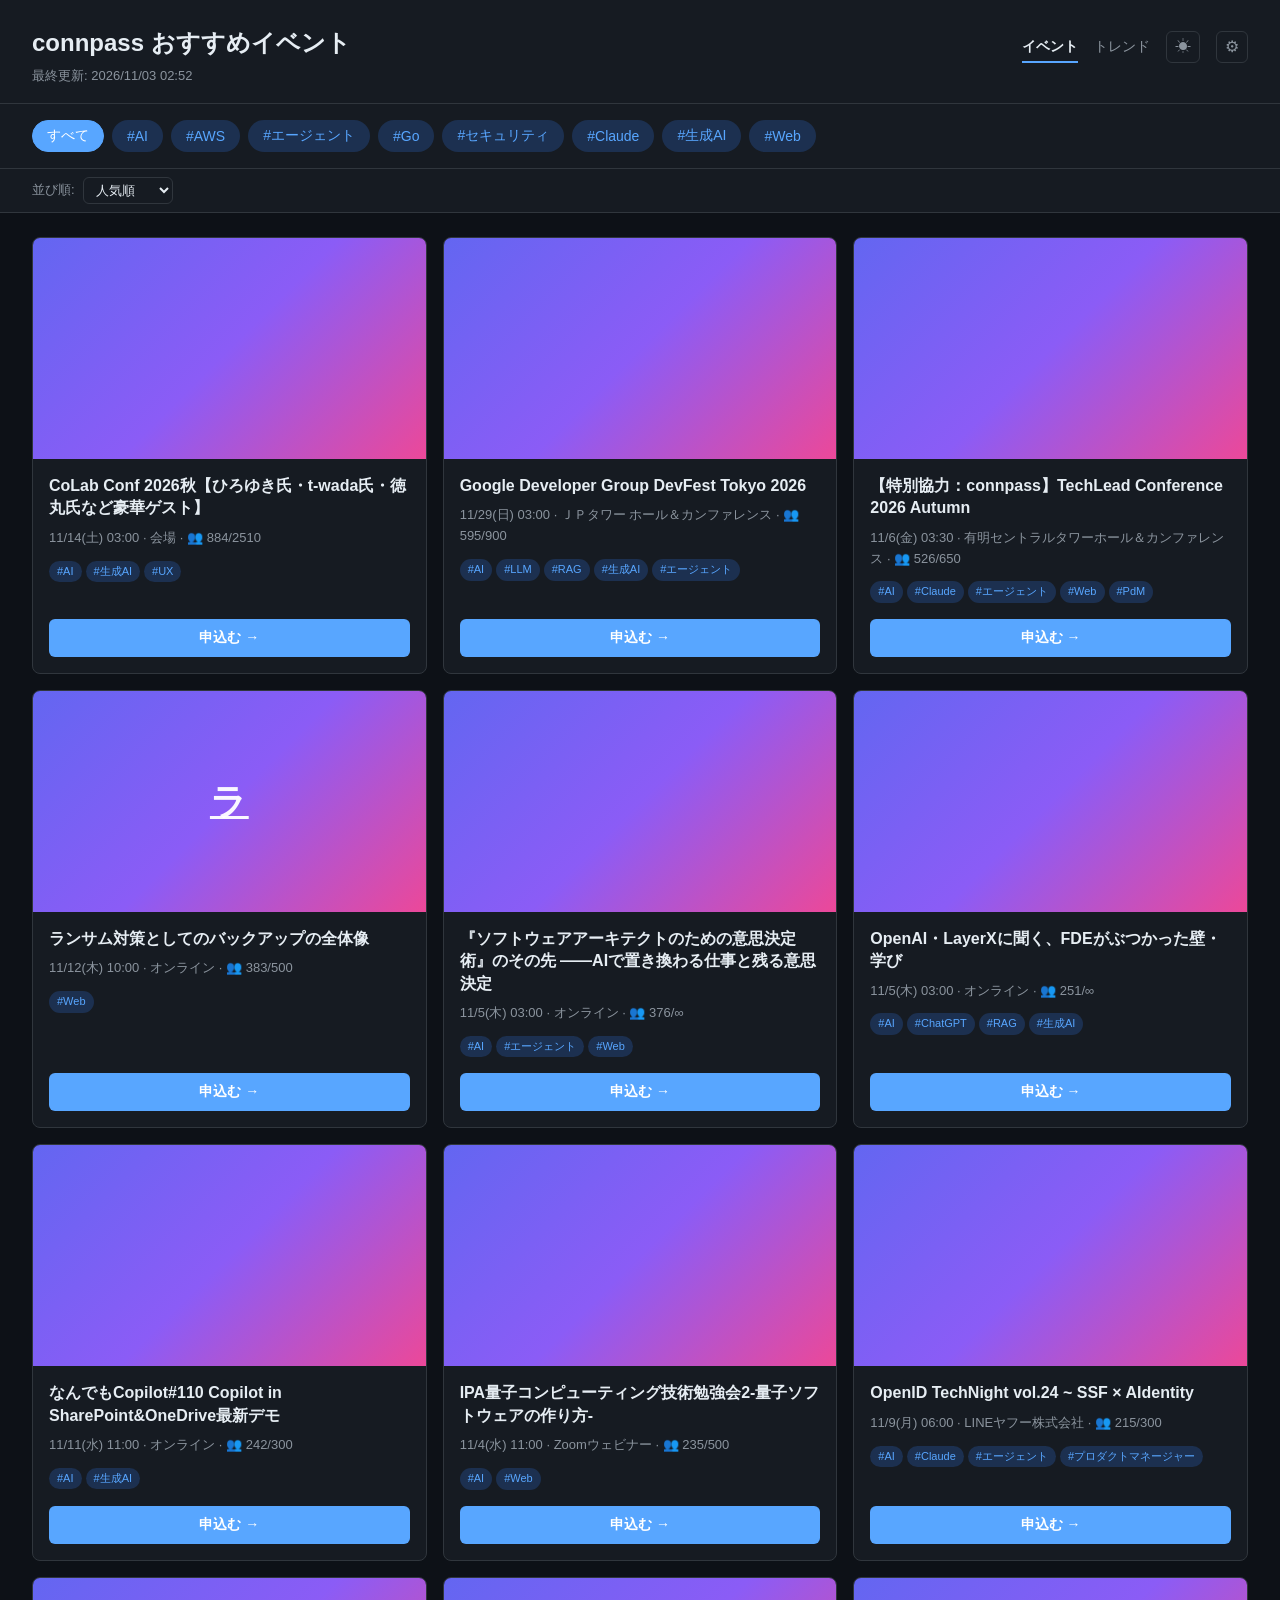
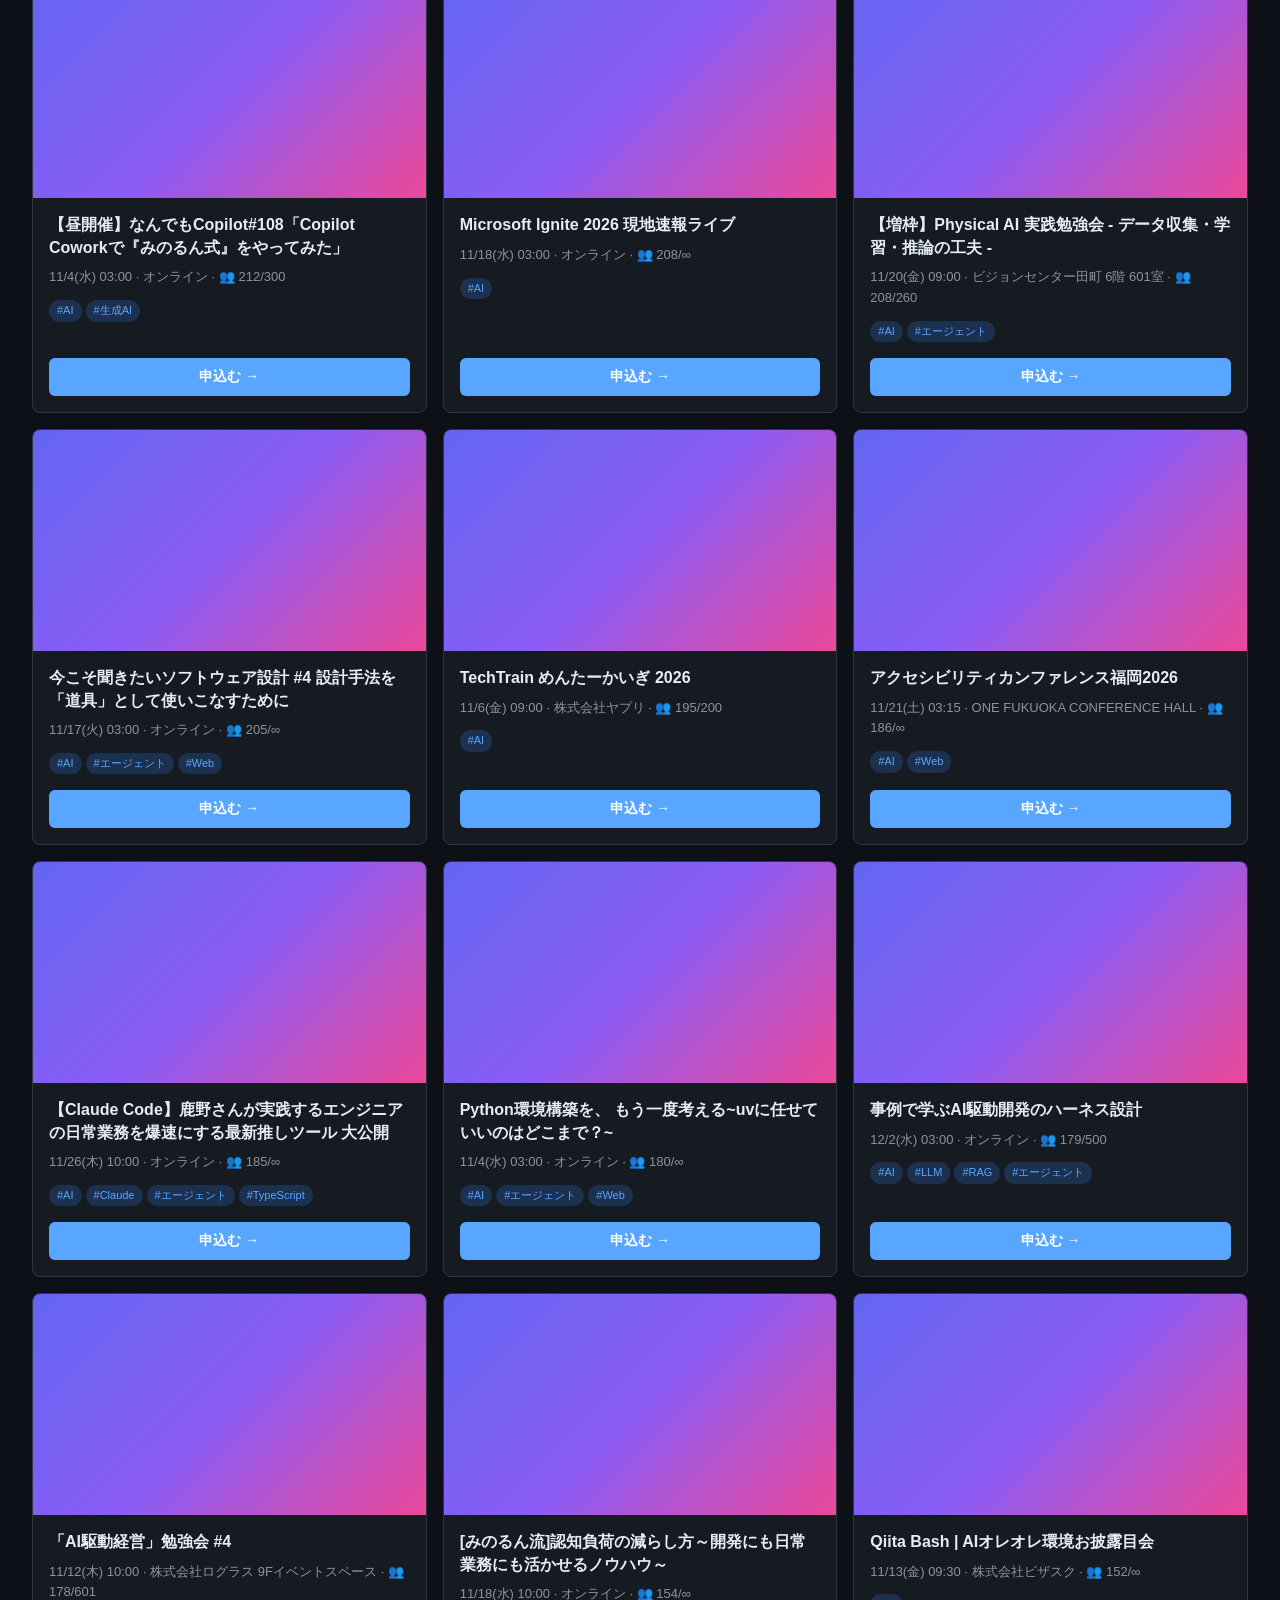
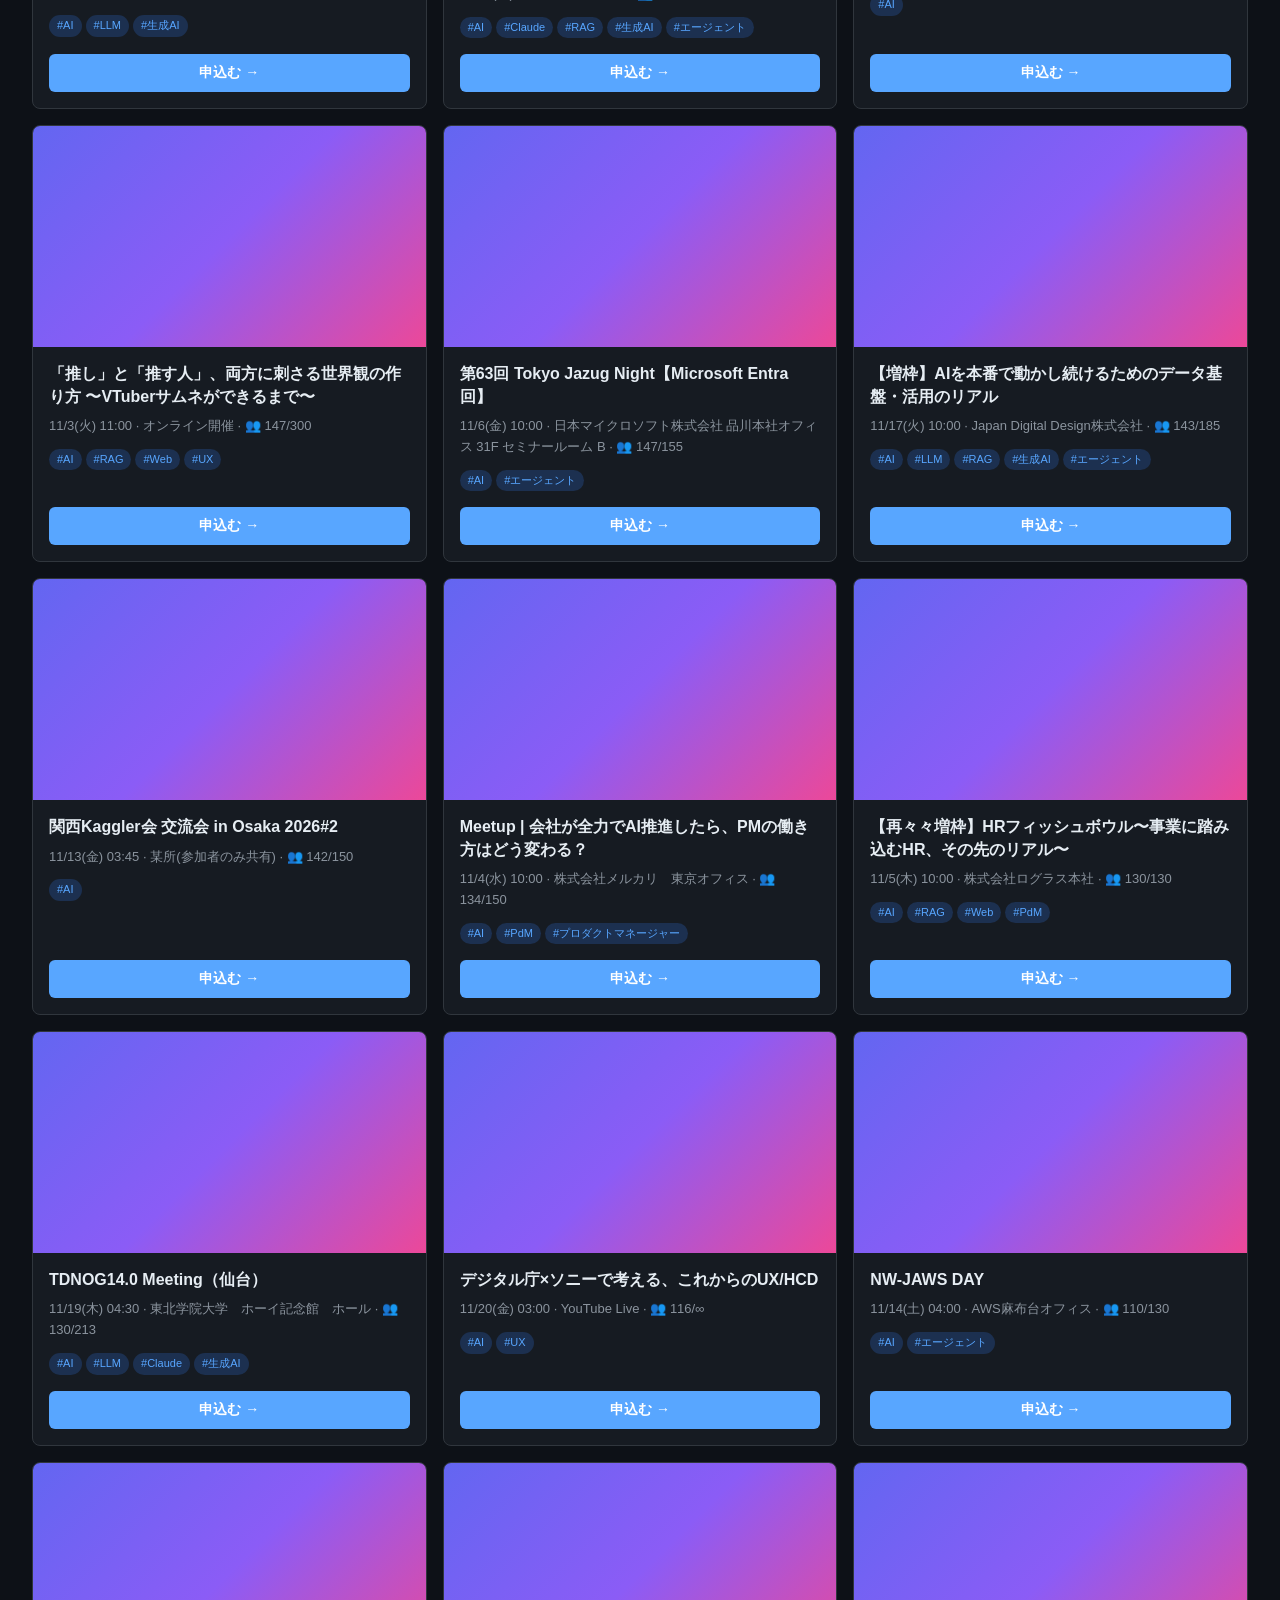
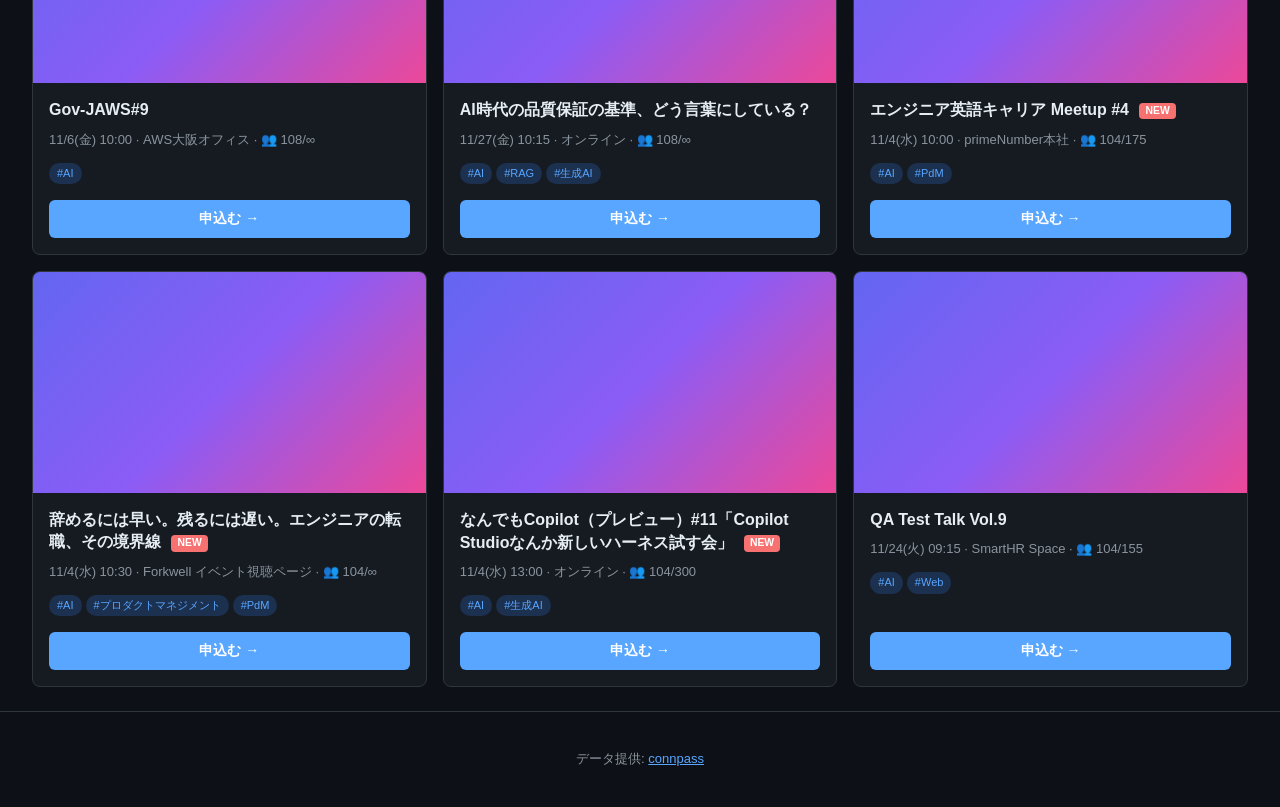
<file: site/index.html>
<!DOCTYPE html>
<html lang="ja" data-theme="dark">
<head>
  <meta charset="UTF-8" />
  <meta name="viewport" content="width=device-width, initial-scale=1.0" />
  <title>connpass おすすめイベント</title>
  <link rel="icon" type="image/png" href="icon.png" />
  <link rel="apple-touch-icon" href="icon.png" />
  <meta property="og:title" content="connpass おすすめイベント" />
  <meta property="og:description" content="connpass のおすすめイベントとトレンドワードをまとめて表示します。" />
  <meta property="og:type" content="website" />
  <meta property="og:image" content="icon.png" />
  <meta name="twitter:card" content="summary" />
  <link rel="stylesheet" href="style.css" />
  <script src="theme.js"></script>
</head>
<body>
  <header class="site-header">
    <div class="header-row">
      <h1>connpass おすすめイベント</h1>
      <nav class="site-nav">
        <a href="index.html" class="nav-link active">イベント</a>
        <a href="trends.html" class="nav-link">トレンド</a>
        <button id="theme-toggle" class="theme-toggle" aria-label="テーマ切り替え">☀</button>
        <button id="settings-toggle" class="theme-toggle" aria-label="設定">⚙</button>
      </nav>
    </div>
    <p class="updated">最終更新: <span id="updated-at">読み込み中...</span></p>
  </header>

  <nav class="filters" id="filters" aria-label="トレンドフィルタ">
    <!-- カテゴリチップは app.js が動的生成 -->
  </nav>

  <div class="sort-bar">
    <label for="sort-select" class="sort-label">並び順:</label>
    <select id="sort-select" class="sort-select">
      <option value="popular">人気順</option>
      <option value="new">新しい順</option>
    </select>
  </div>

  <main>
    <section id="event-grid" class="event-grid" aria-live="polite">
      <p class="status">イベントを読み込んでいます...</p>
    </section>
  </main>

  <footer class="site-footer">
    <p>
      データ提供: <a href="https://connpass.com/" target="_blank" rel="noopener">connpass</a>
    </p>
  </footer>

  <!-- 設定モーダル -->
  <div id="settings-modal" class="modal-overlay" hidden>
    <div class="modal" role="dialog" aria-modal="true" aria-labelledby="modal-title">
      <div class="modal-header">
        <h2 id="modal-title">設定</h2>
        <button id="settings-close" class="modal-close" aria-label="閉じる">✕</button>
      </div>
      <div class="modal-body">
        <label class="setting-label" for="setting-username">
          connpass ユーザー名
          <span class="setting-hint">参加済みイベントを下段に移動するために使用します</span>
        </label>
        <input id="setting-username" type="text" class="setting-input"
               placeholder="例: kariiho" autocomplete="off" />

        <label class="setting-label" for="setting-repo">
          GitHub リポジトリ (owner/repo)
          <span class="setting-hint">「今すぐ更新」ボタンで使用します</span>
        </label>
        <input id="setting-repo" type="text" class="setting-input"
               placeholder="例: kou-python/connpass-recommend" autocomplete="off" />

        <label class="setting-label" for="setting-pat">
          GitHub Personal Access Token
          <span class="setting-hint">workflow スコープが必要です。localStorage に保存されます</span>
        </label>
        <input id="setting-pat" type="password" class="setting-input"
               placeholder="github_pat_..." autocomplete="off" />
      </div>
      <div class="modal-footer">
        <button id="settings-save" class="btn-primary">保存</button>
        <button id="settings-dispatch" class="btn-secondary">今すぐ更新</button>
      </div>
      <p id="settings-status" class="settings-status" aria-live="polite" hidden></p>
    </div>
  </div>

  <script src="settings.js" defer></script>
  <script src="app.js" defer></script>
  <canvas id="cursor-fx" aria-hidden="true"></canvas>
  <script src="cursor-fx.js" defer></script>
</body>
</html>
</file>
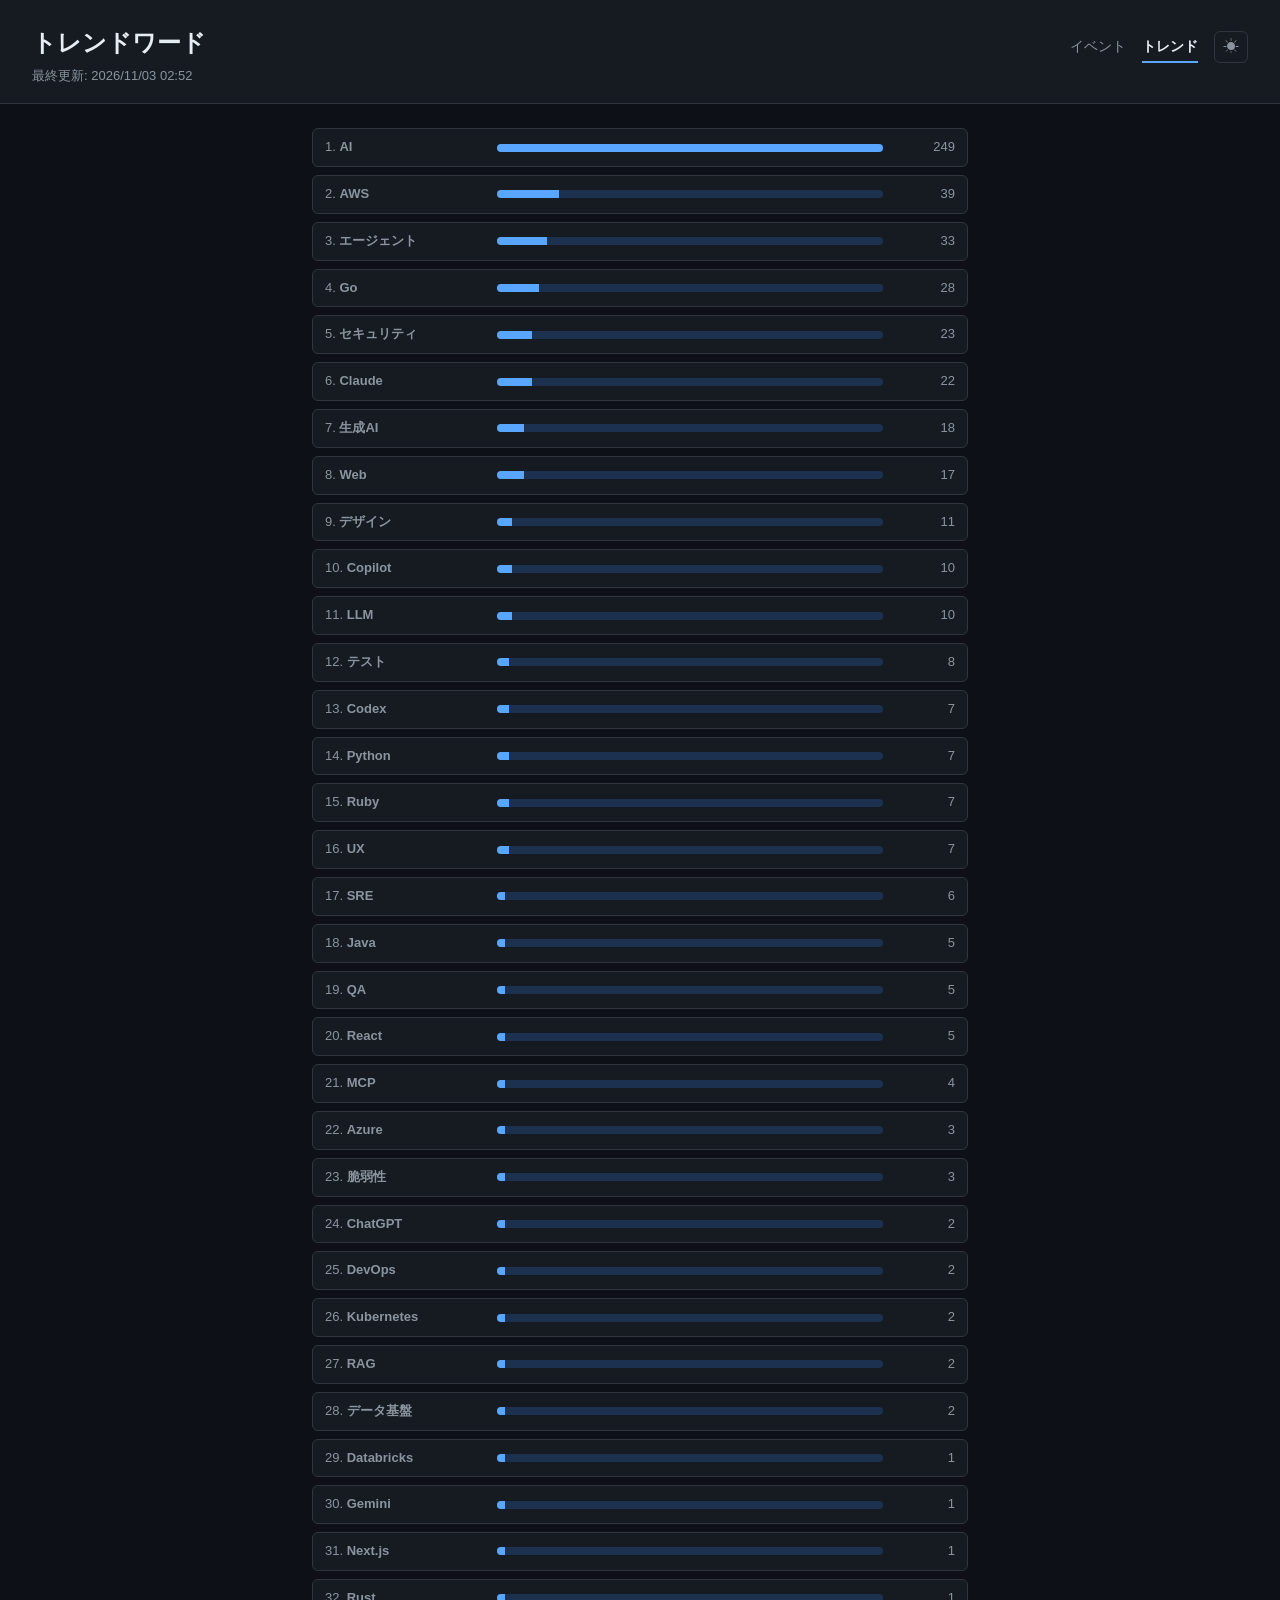
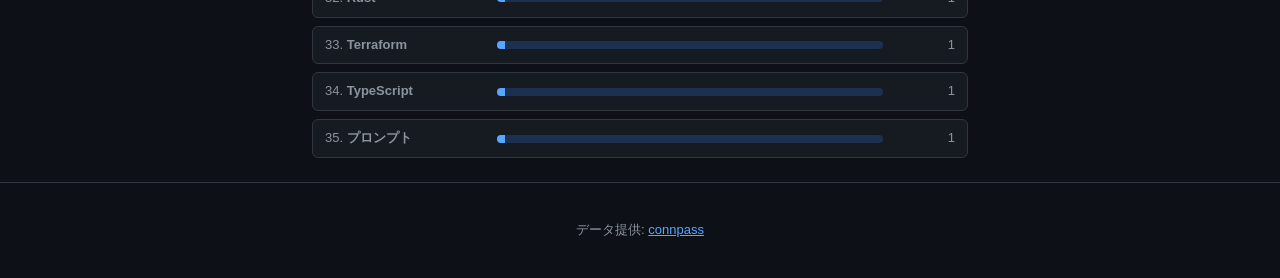
<file: site/trends.html>
<!DOCTYPE html>
<html lang="ja" data-theme="dark">
<head>
  <meta charset="UTF-8" />
  <meta name="viewport" content="width=device-width, initial-scale=1.0" />
  <title>connpass トレンド | connpass おすすめイベント</title>
  <link rel="icon" type="image/png" href="icon.png" />
  <link rel="apple-touch-icon" href="icon.png" />
  <meta property="og:title" content="connpass トレンド" />
  <meta property="og:description" content="connpass で話題のトレンドワードを表示します。" />
  <meta property="og:type" content="website" />
  <meta property="og:image" content="icon.png" />
  <meta name="twitter:card" content="summary" />
  <link rel="stylesheet" href="style.css" />
  <script src="theme.js"></script>
</head>
<body>
  <header class="site-header">
    <div class="header-row">
      <h1>トレンドワード</h1>
      <nav class="site-nav">
        <a href="index.html" class="nav-link">イベント</a>
        <a href="trends.html" class="nav-link active">トレンド</a>
        <button id="theme-toggle" class="theme-toggle" aria-label="テーマ切り替え">☀</button>
      </nav>
    </div>
    <p class="updated">最終更新: <span id="updated-at">読み込み中...</span></p>
  </header>

  <main>
    <section id="trends-list" class="trends-list" aria-live="polite">
      <p class="status">トレンドを読み込んでいます...</p>
    </section>
  </main>

  <footer class="site-footer">
    <p>
      データ提供: <a href="https://connpass.com/" target="_blank" rel="noopener">connpass</a>
    </p>
  </footer>

  <script src="trends.js" defer></script>
  <canvas id="cursor-fx" aria-hidden="true"></canvas>
  <script src="cursor-fx.js" defer></script>
</body>
</html>
</file>
<file: site/style.css>
:root {
  --bg: #f7f8fa;
  --surface: #ffffff;
  --border: #e1e4e8;
  --text: #1f2328;
  --text-muted: #57606a;
  --accent: #0969da;
  --accent-hover: #0860c4;
  --tag-bg: #ddf4ff;
  --tag-text: #0969da;
  --badge-new-bg: #ef4444;
  --applied-btn-bg: #6b7280;
  --applied-btn-hover-bg: #4b5563;
}

[data-theme="dark"] {
  --bg: #0d1117;
  --surface: #161b22;
  --border: #30363d;
  --text: #e6edf3;
  --text-muted: #8b949e;
  --accent: #58a6ff;
  --accent-hover: #79c0ff;
  --tag-bg: #1c3050;
  --tag-text: #58a6ff;
  --badge-new-bg: #f87171;
  --applied-btn-bg: #6b7280;
  --applied-btn-hover-bg: #9ca3af;
}

* { box-sizing: border-box; }

body {
  margin: 0;
  font-family: -apple-system, BlinkMacSystemFont, "Segoe UI", "Hiragino Sans",
    "Meiryo", sans-serif;
  background: var(--bg);
  color: var(--text);
  line-height: 1.6;
}

.site-header {
  padding: 24px 32px 16px;
  border-bottom: 1px solid var(--border);
  background: var(--surface);
}

.site-header h1 {
  margin: 0 0 4px;
  font-size: 24px;
}

.updated {
  margin: 0;
  font-size: 13px;
  color: var(--text-muted);
}

.filters {
  display: flex;
  flex-wrap: wrap;
  gap: 8px;
  padding: 16px 32px;
  background: var(--surface);
  border-bottom: 1px solid var(--border);
}

.filter-chip {
  padding: 6px 14px;
  border: 1px solid var(--border);
  border-radius: 999px;
  background: var(--surface);
  color: var(--text);
  font-size: 14px;
  cursor: pointer;
  transition: all 0.15s;
}

.filter-chip:hover {
  border-color: var(--accent);
}

.filter-chip.active {
  background: var(--accent);
  color: #fff;
  border-color: var(--accent);
}

.event-grid {
  display: grid;
  grid-template-columns: repeat(auto-fill, minmax(320px, 1fr));
  gap: 16px;
  padding: 24px 32px;
}

.event-card {
  display: flex;
  flex-direction: column;
  background: var(--surface);
  border: 1px solid var(--border);
  border-radius: 8px;
  overflow: hidden;
  transition: box-shadow 0.15s;
}

.event-card:hover {
  box-shadow: 0 4px 12px rgba(0, 0, 0, 0.08);
}

[data-theme="dark"] .event-card:hover {
  box-shadow: 0 4px 12px rgba(0, 0, 0, 0.4);
}

.event-thumb {
  aspect-ratio: 16 / 9;
  width: 100%;
  display: flex;
  align-items: center;
  justify-content: center;
  color: rgba(255, 255, 255, 0.95);
  font-size: 36px;
  font-weight: 700;
  letter-spacing: 0.05em;
  overflow: hidden;
  background: linear-gradient(135deg, #6366f1, #8b5cf6, #ec4899);
}

.event-thumb img {
  width: 100%;
  height: 100%;
  object-fit: cover;
  display: block;
}

.event-card-body {
  display: flex;
  flex-direction: column;
  flex: 1;
  padding: 16px;
}

.event-card h2 {
  margin: 0 0 8px;
  font-size: 16px;
  line-height: 1.4;
}

.event-card h2 a {
  color: var(--text);
  text-decoration: none;
}

.event-card h2 a:hover {
  color: var(--accent);
  text-decoration: underline;
}

.event-meta {
  font-size: 13px;
  color: var(--text-muted);
  margin: 0 0 12px;
}

.event-meta span + span::before {
  content: " · ";
}

.event-tags {
  display: flex;
  flex-wrap: wrap;
  gap: 4px;
  margin: 0 0 16px;
}

.event-tag {
  font-size: 11px;
  padding: 2px 8px;
  background: var(--tag-bg);
  color: var(--tag-text);
  border-radius: 999px;
}

.apply-button {
  display: inline-block;
  margin-top: auto;
  padding: 10px 16px;
  background: var(--accent);
  color: #fff;
  text-decoration: none;
  border: none;
  border-radius: 6px;
  font-size: 14px;
  font-weight: 600;
  font-family: inherit;
  text-align: center;
  cursor: pointer;
  transition: background 0.15s;
}

.apply-button:hover {
  background: var(--accent-hover);
}

/* 新着バッジ */
.badge-new {
  display: inline-block;
  background: var(--badge-new-bg);
  color: #fff;
  font-size: 0.65rem;
  font-weight: 700;
  padding: 1px 6px;
  border-radius: 4px;
  margin-left: 6px;
  vertical-align: middle;
  line-height: 1.4;
}

/* 応募済みカード */
.event-card.applied {
  opacity: 0.55;
}

.event-card.applied .apply-button {
  background: var(--applied-btn-bg);
}

.event-card.applied .apply-button:hover {
  background: var(--applied-btn-hover-bg);
}

/* 応募済みセクション区切り */
.applied-divider {
  grid-column: 1 / -1;
  text-align: center;
  color: var(--text-muted);
  font-size: 0.8rem;
  padding: 8px 0;
  border-top: 1px dashed var(--border);
  margin-top: 4px;
}

.status {
  grid-column: 1 / -1;
  text-align: center;
  color: var(--text-muted);
  padding: 32px;
}

.site-footer {
  padding: 24px 32px;
  text-align: center;
  font-size: 13px;
  color: var(--text-muted);
  border-top: 1px solid var(--border);
}

.site-footer a {
  color: var(--accent);
}

@media (max-width: 600px) {
  .site-header,
  .filters,
  .event-grid,
  .site-footer {
    padding-left: 16px;
    padding-right: 16px;
  }
}

.header-row {
  display: flex;
  align-items: baseline;
  gap: 24px;
  flex-wrap: wrap;
}

.site-nav {
  display: flex;
  gap: 16px;
  margin-left: auto;
}

.nav-link {
  font-size: 14px;
  color: var(--text-muted);
  text-decoration: none;
  padding: 4px 0;
  border-bottom: 2px solid transparent;
}

.nav-link.active {
  color: var(--text);
  border-bottom-color: var(--accent);
  font-weight: 600;
}

.nav-link:hover {
  color: var(--accent);
}

.filter-chip.trend {
  background: var(--tag-bg);
  color: var(--tag-text);
  border-color: transparent;
}

.filter-chip.trend.active {
  background: var(--accent);
  color: #fff;
}

.filter-group-label {
  font-size: 12px;
  color: var(--text-muted);
  align-self: center;
  margin-right: 4px;
}

/* trends page */
.trends-list {
  display: flex;
  flex-direction: column;
  gap: 8px;
  padding: 24px 32px;
  max-width: 720px;
  margin: 0 auto;
}

.trend-row {
  display: grid;
  grid-template-columns: 160px 1fr 60px;
  align-items: center;
  gap: 12px;
  padding: 8px 12px;
  border-radius: 6px;
  background: var(--surface);
  border: 1px solid var(--border);
  text-decoration: none;
  color: var(--text);
  transition: border-color 0.15s;
}

.trend-row:hover {
  border-color: var(--accent);
}

.trend-rank {
  font-size: 13px;
  color: var(--text-muted);
}

.trend-term {
  font-weight: 600;
}

.trend-bar {
  height: 8px;
  background: var(--tag-bg);
  border-radius: 4px;
  overflow: hidden;
}

.trend-bar > span {
  display: block;
  height: 100%;
  background: var(--accent);
}

.trend-count {
  text-align: right;
  font-size: 13px;
  color: var(--text-muted);
}

@media (max-width: 600px) {
  .trends-list {
    padding-left: 16px;
    padding-right: 16px;
  }
  .trend-row {
    grid-template-columns: 100px 1fr 50px;
  }
}

.theme-toggle {
  background: none;
  border: 1px solid var(--border);
  border-radius: 6px;
  color: var(--text-muted);
  cursor: pointer;
  font-size: 16px;
  line-height: 1;
  padding: 4px 8px;
  transition: border-color 0.15s, color 0.15s;
}

.theme-toggle:hover {
  border-color: var(--accent);
  color: var(--text);
}

/* 設定モーダル */
.modal-overlay {
  position: fixed;
  inset: 0;
  background: rgba(0, 0, 0, 0.6);
  display: flex;
  align-items: center;
  justify-content: center;
  z-index: 1000;
}

/* hidden 属性を display: flex より優先して非表示にする */
.modal-overlay[hidden] {
  display: none;
}

.modal {
  background: var(--surface);
  border: 1px solid var(--border);
  border-radius: 10px;
  width: min(480px, calc(100vw - 32px));
  max-height: calc(100vh - 64px);
  overflow-y: auto;
  padding: 0;
  box-shadow: 0 8px 32px rgba(0, 0, 0, 0.4);
}

.modal-header {
  display: flex;
  justify-content: space-between;
  align-items: center;
  padding: 16px 20px;
  border-bottom: 1px solid var(--border);
}

.modal-header h2 {
  font-size: 1rem;
  font-weight: 600;
  margin: 0;
  color: var(--text);
}

.modal-close {
  background: none;
  border: none;
  font-size: 1rem;
  cursor: pointer;
  color: var(--text-muted);
  padding: 4px 8px;
  border-radius: 4px;
  line-height: 1;
}

.modal-close:hover {
  color: var(--text);
  background: var(--border);
}

.modal-body {
  padding: 20px;
  display: flex;
  flex-direction: column;
  gap: 16px;
}

.setting-label {
  display: flex;
  flex-direction: column;
  gap: 4px;
  font-size: 0.85rem;
  font-weight: 600;
  color: var(--text);
}

.setting-hint {
  font-weight: 400;
  font-size: 0.75rem;
  color: var(--text-muted);
}

.setting-input {
  padding: 8px 12px;
  border: 1px solid var(--border);
  border-radius: 6px;
  background: var(--bg);
  color: var(--text);
  font-size: 0.9rem;
  font-family: inherit;
  outline: none;
  transition: border-color 0.15s;
}

.setting-input:focus {
  border-color: var(--accent);
}

.modal-footer {
  display: flex;
  gap: 8px;
  padding: 16px 20px;
  border-top: 1px solid var(--border);
}

.btn-primary {
  padding: 9px 18px;
  background: var(--accent);
  color: #fff;
  border: none;
  border-radius: 6px;
  font-size: 0.9rem;
  font-family: inherit;
  font-weight: 600;
  cursor: pointer;
  transition: background 0.15s;
}

.btn-primary:hover {
  background: var(--accent-hover);
}

.btn-secondary {
  padding: 9px 18px;
  background: transparent;
  color: var(--accent);
  border: 1px solid var(--accent);
  border-radius: 6px;
  font-size: 0.9rem;
  font-family: inherit;
  font-weight: 600;
  cursor: pointer;
  transition: background 0.15s, color 0.15s;
}

.btn-secondary:hover {
  background: var(--accent);
  color: #fff;
}

.btn-secondary:disabled {
  opacity: 0.5;
  cursor: not-allowed;
}

.settings-status {
  margin: 0 20px 16px;
  font-size: 0.8rem;
  padding: 6px 10px;
  border-radius: 4px;
}

.settings-status.success {
  background: #dcfce7;
  color: #166534;
}

.settings-status.error {
  background: #fee2e2;
  color: #991b1b;
}

[data-theme="dark"] .settings-status.success {
  background: #14532d;
  color: #86efac;
}

[data-theme="dark"] .settings-status.error {
  background: #450a0a;
  color: #fca5a5;
}

/* ソートバー */
.sort-bar {
  display: flex;
  align-items: center;
  gap: 8px;
  padding: 8px 32px;
  background: var(--surface);
  border-bottom: 1px solid var(--border);
}

.sort-label {
  font-size: 13px;
  color: var(--text-muted);
}

.sort-select {
  padding: 4px 8px;
  border: 1px solid var(--border);
  border-radius: 6px;
  background: var(--surface);
  color: var(--text);
  font-size: 13px;
  font-family: inherit;
  cursor: pointer;
  outline: none;
  transition: border-color 0.15s;
}

.sort-select:focus,
.sort-select:hover {
  border-color: var(--accent);
}

@media (max-width: 600px) {
  .sort-bar {
    padding-left: 16px;
    padding-right: 16px;
  }
}

/* カーソルパーティクルエフェクト */
#cursor-fx {
  position: fixed;
  inset: 0;
  pointer-events: none;
  z-index: 9999;
}
</file>
